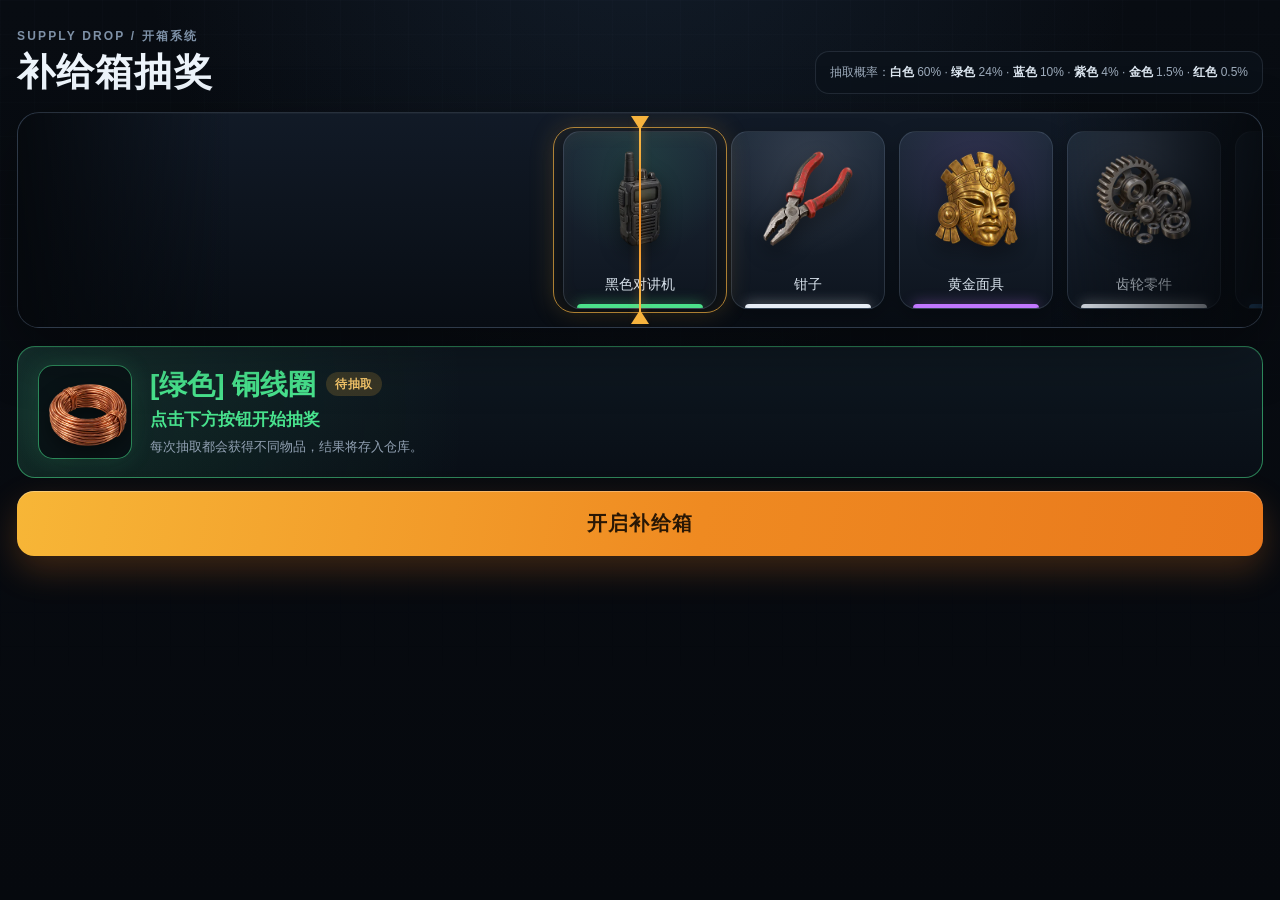
<file: data/lottery.html>
<!doctype html>
<html lang="zh-CN">
<head>
  <meta charset="utf-8">
  <meta name="viewport" content="width=device-width, initial-scale=1">
  <title>补给箱开箱抽奖</title>
  <style>
    :root {
      --bg: #070a0f;
      --panel: rgba(12, 18, 27, .94);
      --panel-2: rgba(17, 25, 36, .96);
      --line: rgba(148, 169, 192, .16);
      --text: #edf4fb;
      --muted: #91a0b2;
      --accent: #f3a62b;
      --accent-2: #ef7e20;
      --rarity-color: #e7edf5;
    }

    * { box-sizing: border-box; }

    html, body { min-height: 100%; }

    body {
      margin: 0;
      color: var(--text);
      background:
        radial-gradient(circle at 50% -15%, rgba(54, 86, 123, .24), transparent 42%),
        linear-gradient(180deg, #080c12 0%, #06090e 100%);
      font-family: Inter, "SF Pro Display", "PingFang SC", "Microsoft YaHei", sans-serif;
      overflow-x: hidden;
    }

    body::before {
      content: "";
      position: fixed;
      inset: 0;
      pointer-events: none;
      opacity: .34;
      background-image:
        linear-gradient(rgba(132, 154, 181, .07) 1px, transparent 1px),
        linear-gradient(90deg, rgba(132, 154, 181, .07) 1px, transparent 1px);
      background-size: 34px 34px;
      mask-image: linear-gradient(to bottom, #000 0%, transparent 86%);
    }

    button { font: inherit; }

    .app {
      width: min(1480px, calc(100% - 34px));
      margin: 0 auto;
      padding: 28px 0 34px;
      position: relative;
      z-index: 1;
    }

    .topbar {
      display: flex;
      align-items: flex-end;
      justify-content: space-between;
      gap: 18px;
      margin-bottom: 18px;
    }

    .eyebrow {
      margin: 0 0 7px;
      color: #7e91a7;
      font-size: 12px;
      font-weight: 700;
      letter-spacing: .18em;
      text-transform: uppercase;
    }

    h1 {
      margin: 0;
      font-size: clamp(24px, 3vw, 38px);
      line-height: 1.1;
      letter-spacing: .03em;
    }

    .odds {
      max-width: 600px;
      padding: 10px 14px;
      border: 1px solid var(--line);
      border-radius: 14px;
      background: rgba(12, 18, 27, .72);
      color: #9eacbc;
      font-size: 12px;
      line-height: 1.7;
      text-align: right;
    }

    .odds strong { color: #dfe9f3; font-weight: 700; }

    .reel-panel {
      position: relative;
      overflow: hidden;
      border: 1px solid rgba(149, 174, 202, .22);
      border-radius: 22px;
      background:
        linear-gradient(180deg, rgba(18, 27, 40, .97), rgba(8, 13, 20, .98));
      box-shadow: 0 20px 60px rgba(0, 0, 0, .36), inset 0 1px 0 rgba(255, 255, 255, .035);
    }

    .reel-panel::after {
      content: "";
      position: absolute;
      inset: 0;
      pointer-events: none;
      background:
        linear-gradient(90deg, rgba(5, 8, 12, .88), transparent 17%, transparent 83%, rgba(5, 8, 12, .88));
      z-index: 4;
    }

    .reel-viewport {
      height: 214px;
      position: relative;
      overflow: hidden;
      display: flex;
      align-items: center;
    }

    .reel-track {
      display: flex;
      align-items: center;
      gap: 14px;
      padding: 16px 0;
      will-change: transform;
      transform: translate3d(0, 0, 0);
      transition: transform var(--draw-duration, 4.7s) cubic-bezier(.1, .77, .12, 1);
    }

    .reel-card {
      --rarity-color: #e7edf5;
      flex: 0 0 154px;
      height: 178px;
      position: relative;
      display: flex;
      flex-direction: column;
      align-items: center;
      justify-content: space-between;
      padding: 17px 10px 15px;
      overflow: hidden;
      border: 1px solid rgba(155, 177, 201, .2);
      border-radius: 17px;
      background:
        linear-gradient(180deg, rgba(31, 43, 59, .96), rgba(14, 21, 31, .98));
      box-shadow: 0 8px 20px rgba(0, 0, 0, .25);
      transition: transform .32s ease, border-color .32s ease, box-shadow .32s ease, filter .32s ease;
    }

    .reel-card::before {
      content: "";
      position: absolute;
      inset: 0;
      background: radial-gradient(circle at 50% 18%, color-mix(in srgb, var(--rarity-color) 15%, transparent), transparent 57%);
      opacity: .75;
      pointer-events: none;
    }

    .reel-card::after {
      content: "";
      position: absolute;
      left: 13px;
      right: 13px;
      bottom: 0;
      height: 4px;
      border-radius: 5px 5px 0 0;
      background: var(--rarity-color);
      box-shadow: 0 0 13px color-mix(in srgb, var(--rarity-color) 68%, transparent);
    }

    .reel-card img {
      width: 100px;
      height: 100px;
      object-fit: contain;
      position: relative;
      z-index: 1;
      filter: drop-shadow(0 8px 10px rgba(0, 0, 0, .44));
    }

    .reel-card .card-name {
      position: relative;
      z-index: 1;
      max-width: 100%;
      color: #d9e3ed;
      font-size: 14px;
      line-height: 1.3;
      text-align: center;
      white-space: nowrap;
      overflow: hidden;
      text-overflow: ellipsis;
    }

    .reel-card.is-winner {
      z-index: 5;
      border-color: var(--rarity-color);
      box-shadow:
        0 0 0 2px color-mix(in srgb, var(--rarity-color) 65%, transparent),
        0 0 30px color-mix(in srgb, var(--rarity-color) 52%, transparent),
        0 14px 30px rgba(0, 0, 0, .34);
      transform: translateY(-5px) scale(1.035);
      filter: brightness(1.12);
    }

    .marker {
      position: absolute;
      top: 4px;
      bottom: 4px;
      left: 50%;
      z-index: 6;
      width: 2px;
      transform: translateX(-50%);
      pointer-events: none;
      background: linear-gradient(180deg, #f7bd49, #f28f27 50%, #f7bd49);
      box-shadow: 0 0 10px rgba(246, 163, 49, .55);
    }

    .marker::before,
    .marker::after {
      content: "";
      position: absolute;
      left: 50%;
      width: 0;
      height: 0;
      transform: translateX(-50%);
      border-left: 9px solid transparent;
      border-right: 9px solid transparent;
    }

    .marker::before {
      top: -1px;
      border-top: 14px solid #f6b33e;
    }

    .marker::after {
      bottom: -1px;
      border-bottom: 14px solid #f6b33e;
    }

    .center-halo {
      position: absolute;
      top: 14px;
      bottom: 14px;
      left: 50%;
      z-index: 3;
      width: 174px;
      transform: translateX(-50%);
      border: 1px solid rgba(244, 177, 65, .7);
      border-radius: 21px;
      pointer-events: none;
      box-shadow: 0 0 24px rgba(244, 177, 65, .17), inset 0 0 24px rgba(244, 177, 65, .08);
    }


    .result-card {
      --rarity-color: #e7edf5;
      display: flex;
      align-items: center;
      gap: 18px;
      min-height: 132px;
      margin-top: 18px;
      padding: 17px 20px;
      border: 1px solid color-mix(in srgb, var(--rarity-color) 52%, transparent);
      border-radius: 18px;
      background:
        radial-gradient(circle at 0% 50%, color-mix(in srgb, var(--rarity-color) 13%, transparent), transparent 36%),
        linear-gradient(180deg, rgba(15, 25, 34, .97), rgba(9, 15, 23, .97));
      box-shadow: inset 0 1px 0 rgba(255, 255, 255, .03);
      transition: opacity .25s ease, border-color .35s ease, transform .35s ease;
    }

    .result-card.is-rolling {
      opacity: .56;
      transform: translateY(-2px);
      filter: saturate(.75);
    }

    .result-art {
      width: 94px;
      height: 94px;
      flex: 0 0 auto;
      display: grid;
      place-items: center;
      padding: 8px;
      border: 1px solid color-mix(in srgb, var(--rarity-color) 58%, transparent);
      border-radius: 15px;
      background: rgba(7, 12, 18, .76);
      box-shadow: 0 0 24px color-mix(in srgb, var(--rarity-color) 14%, transparent);
    }

    .result-art img {
      width: 82px;
      height: 82px;
      object-fit: contain;
      filter: drop-shadow(0 7px 9px rgba(0, 0, 0, .42));
    }

    .result-copy { min-width: 0; }

    .result-title-row {
      display: flex;
      align-items: center;
      flex-wrap: wrap;
      gap: 10px;
      margin-bottom: 7px;
    }

    .result-title {
      margin: 0;
      color: var(--rarity-color);
      font-size: clamp(20px, 2.3vw, 28px);
      line-height: 1.2;
      font-weight: 800;
    }

    .badge {
      display: inline-flex;
      align-items: center;
      min-height: 24px;
      padding: 3px 9px;
      border-radius: 999px;
      background: #df4d54;
      color: #fff;
      font-size: 12px;
      font-weight: 800;
      letter-spacing: .03em;
    }

    .badge.is-owned {
      background: rgba(145, 160, 178, .18);
      color: #bdc9d7;
    }

    .badge.is-pending {
      background: rgba(244, 177, 65, .18);
      color: #f5c66a;
    }

    .result-value {
      margin: 0;
      color: var(--rarity-color);
      font-size: 17px;
      font-weight: 700;
    }

    .result-sub {
      margin: 7px 0 0;
      color: var(--muted);
      font-size: 13px;
    }


    .draw-btn {
      width: 100%;
      margin-top: 13px;
      padding: 19px 22px;
      border: 0;
      border-radius: 17px;
      color: #291705;
      background: linear-gradient(100deg, #f7b637 0%, #ef8a21 55%, #e9781c 100%);
      box-shadow: 0 14px 34px rgba(239, 126, 32, .24), inset 0 1px 0 rgba(255, 255, 255, .3);
      cursor: pointer;
      font-size: 20px;
      font-weight: 900;
      letter-spacing: .06em;
      transition: transform .2s ease, filter .2s ease, box-shadow .2s ease;
    }

    .draw-btn:hover:not(:disabled) {
      transform: translateY(-2px);
      filter: brightness(1.06);
      box-shadow: 0 18px 38px rgba(239, 126, 32, .3), inset 0 1px 0 rgba(255, 255, 255, .3);
    }

    .draw-btn:active:not(:disabled) { transform: translateY(1px); }

    .draw-btn:disabled {
      cursor: not-allowed;
      opacity: .52;
      filter: grayscale(.58);
      box-shadow: none;
    }

    .toast {
      position: fixed;
      left: 50%;
      bottom: 24px;
      z-index: 20;
      padding: 10px 16px;
      border: 1px solid rgba(244, 177, 65, .42);
      border-radius: 999px;
      background: rgba(12, 18, 27, .94);
      color: #f5c66a;
      box-shadow: 0 12px 30px rgba(0, 0, 0, .34);
      opacity: 0;
      transform: translate(-50%, 14px);
      pointer-events: none;
      transition: opacity .25s ease, transform .25s ease;
      font-size: 14px;
    }

    .toast.show {
      opacity: 1;
      transform: translate(-50%, 0);
    }

    @media (max-width: 760px) {
      .app { width: min(100% - 20px, 680px); padding-top: 18px; }
      .topbar { display: block; }
      .odds { margin-top: 13px; text-align: left; }
      .reel-viewport { height: 190px; }
      .reel-track { gap: 11px; }
      .reel-card { flex-basis: 136px; height: 164px; padding-top: 14px; }
      .reel-card img { width: 88px; height: 88px; }
      .center-halo { width: 154px; }
      .result-card { align-items: flex-start; padding: 15px; gap: 13px; }
      .result-art { width: 76px; height: 76px; }
      .result-art img { width: 66px; height: 66px; }
      .result-title { font-size: 20px; }
      .result-value { font-size: 15px; }
      .draw-btn { font-size: 17px; padding: 17px; }
    }
    @media (max-width: 520px) {
      html, body { min-height: 300px; }
      body {
        overflow: hidden;
        -webkit-font-smoothing: antialiased;
        text-rendering: geometricPrecision;
      }

      .app {
        width: 480px;
        height: 300px;
        min-height: 300px;
        margin: 0 auto;
        padding: 10px 0;
        overflow: hidden;
      }

      .topbar {
        display: flex;
        align-items: center;
        gap: 10px;
        margin-bottom: 8px;
      }

      .eyebrow {
        margin: 0 0 3px;
        font-size: 9px;
        line-height: 1;
        letter-spacing: .12em;
      }

      h1 {
        font-size: 24px;
        line-height: 1;
        white-space: nowrap;
      }

      .odds {
        flex: 1;
        min-width: 0;
        max-width: none;
        margin: 0;
        padding: 7px 9px;
        border-radius: 9px;
        font-size: 9px;
        line-height: 1.35;
        text-align: left;
      }

      .reel-panel { border-radius: 16px; }
      .reel-viewport { height: 230px; }
      .reel-track { gap: 10px; padding: 7px 0; }

      .reel-card {
        flex: 0 0 132px;
        height: 216px;
        justify-content: center;
        gap: 12px;
        padding: 14px 8px 12px;
        border-radius: 16px;
      }

      .reel-card img {
        width: 112px;
        height: 112px;
        aspect-ratio: 1 / 1;
        object-fit: contain;
      }

      .reel-card .card-name {
        font-size: 12px;
        font-weight: 700;
        line-height: 1.2;
      }

      .reel-card::after {
        left: 12px;
        right: 12px;
        height: 4px;
      }

      .center-halo {
        top: 7px;
        bottom: 7px;
        width: 132px;
        border-radius: 16px;
      }

      .reel-card.is-winner {
        transform: none;
      }

      .marker {
        top: 5px;
        bottom: 5px;
        width: 2px;
      }

      .marker::before,
      .marker::after {
        border-left-width: 10px;
        border-right-width: 10px;
      }

      .marker::before { border-top-width: 12px; }
      .marker::after { border-bottom-width: 12px; }

      .result-card,
      .draw-btn,
      .toast {
        display: none !important;
      }
    }
  </style>
</head>
<body>
  <main class="app">
    <header class="topbar">
      <div>
        <p class="eyebrow">SUPPLY DROP / 开箱系统</p>
        <h1>补给箱抽奖</h1>
      </div>
      <div class="odds" id="oddsText"></div>
    </header>

    <section class="reel-panel" aria-label="抽奖滚动区域">
      <div class="reel-viewport" id="reelViewport">
        <div class="reel-track" id="reelTrack"></div>
        <div class="center-halo" aria-hidden="true"></div>
        <div class="marker" aria-hidden="true"></div>
      </div>
    </section>

    <section class="result-card" id="resultCard" data-rarity="绿色">
      <div class="result-art">
        <img id="resultImage" alt="">
      </div>
      <div class="result-copy">
        <div class="result-title-row">
          <h2 class="result-title" id="resultTitle">等待开启</h2>
          <span class="badge is-pending" id="resultBadge">待抽取</span>
        </div>
        <p class="result-value" id="resultValue">点击下方按钮开始抽奖</p>
        <p class="result-sub" id="resultSub">每次抽取都会获得不同物品，结果将存入仓库。</p>
      </div>
    </section>


    <button class="draw-btn" id="drawBtn">开启补给箱</button>
    <div class="toast" id="toast"></div>
  </main>

  <script>
    const ITEMS = [{"item_name":"锈蚀电池","image_name":"001_rusty_battery.png","rarity":"白色","price":100},{"item_name":"报纸","image_name":"002_newspaper.png","rarity":"白色","price":60},{"item_name":"罐头","image_name":"003_tin_can.png","rarity":"白色","price":150},{"item_name":"螺母螺栓","image_name":"004_nuts_and_bolts.png","rarity":"白色","price":80},{"item_name":"手电筒","image_name":"005_flashlight.png","rarity":"白色","price":280},{"item_name":"钳子","image_name":"007_pliers.png","rarity":"白色","price":300},{"item_name":"纱布卷","image_name":"008_gauze_roll.png","rarity":"白色","price":180},{"item_name":"文件","image_name":"018_documents.png","rarity":"白色","price":120},{"item_name":"证件牌","image_name":"029_id_badge.png","rarity":"白色","price":100},{"item_name":"齿轮零件","image_name":"031_gear_parts.png","rarity":"白色","price":250},{"item_name":"急救包","image_name":"034_first_aid_kit.png","rarity":"白色","price":350},{"item_name":"医疗箱","image_name":"036_medical_case.png","rarity":"白色","price":400},{"item_name":"打火机","image_name":"006_lighter.png","rarity":"绿色","price":550},{"item_name":"铜线圈","image_name":"009_copper_coil.png","rarity":"绿色","price":700},{"item_name":"指南针","image_name":"010_compass.png","rarity":"绿色","price":800},{"item_name":"对讲机","image_name":"011_walkie_talkie.png","rarity":"绿色","price":900},{"item_name":"密码锁","image_name":"014_keypad_lock.png","rarity":"绿色","price":650},{"item_name":"设备箱","image_name":"030_equipment_case.png","rarity":"绿色","price":850},{"item_name":"弹药箱","image_name":"032_ammo_box.png","rarity":"绿色","price":750},{"item_name":"黑色对讲机","image_name":"033_black_walkie_talkie.png","rarity":"绿色","price":950},{"item_name":"能量笔","image_name":"035_energy_pen.png","rarity":"绿色","price":1000},{"item_name":"手表","image_name":"012_wristwatch.png","rarity":"蓝色","price":1800},{"item_name":"银币","image_name":"013_silver_coins.png","rarity":"蓝色","price":1200},{"item_name":"望远镜","image_name":"015_binoculars.png","rarity":"蓝色","price":1500},{"item_name":"怀表","image_name":"017_pocket_watch.png","rarity":"蓝色","price":2200},{"item_name":"青铜器","image_name":"020_bronze_vessel.png","rarity":"蓝色","price":2000},{"item_name":"卷轴画","image_name":"024_scroll_painting.png","rarity":"蓝色","price":1600},{"item_name":"匕首","image_name":"025_dagger.png","rarity":"蓝色","price":1900},{"item_name":"玉镯","image_name":"022_jade_bracelet.png","rarity":"紫色","price":4500},{"item_name":"黄金面具","image_name":"023_gold_mask.png","rarity":"紫色","price":5000},{"item_name":"玉龙摆件","image_name":"027_jade_dragon.png","rarity":"紫色","price":4800},{"item_name":"权杖","image_name":"028_scepter.png","rarity":"紫色","price":4200},{"item_name":"金色票券","image_name":"038_gold_ticket.png","rarity":"紫色","price":3500},{"item_name":"金条","image_name":"016_gold_bar.png","rarity":"金色","price":9000},{"item_name":"珍珠项链","image_name":"019_pearl_necklace.png","rarity":"金色","price":7500},{"item_name":"钻石胸针","image_name":"021_diamond_brooch.png","rarity":"金色","price":10000},{"item_name":"金币","image_name":"037_gold_coin.png","rarity":"金色","price":8000},{"item_name":"皇冠","image_name":"026_crown.png","rarity":"红色","price":15000}];
    const RARITY_WEIGHTS = {
      "白色": 60,
      "绿色": 24,
      "蓝色": 10,
      "紫色": 4,
      "金色": 1.5,
      "红色": 0.5
    };
    const RARITY_COLORS = {
      "白色": "#e7edf5",
      "绿色": "#48e28d",
      "蓝色": "#4da7ff",
      "紫色": "#c177ff",
      "金色": "#f5bd42",
      "红色": "#ff5b63"
    };
    const REPEATS = 18;

    const track = document.getElementById("reelTrack");
    const viewport = document.getElementById("reelViewport");
    const drawBtn = document.getElementById("drawBtn");
    const resultCard = document.getElementById("resultCard");
    const resultImage = document.getElementById("resultImage");
    const resultTitle = document.getElementById("resultTitle");
    const resultBadge = document.getElementById("resultBadge");
    const resultValue = document.getElementById("resultValue");
    const resultSub = document.getElementById("resultSub");
    const toast = document.getElementById("toast");

    const state = {
      currentPos: 0,
      targetPos: 0,
      lastItem: null,
      rolling: false,
      owned: new Set(),
      winnerIndex: -1,
      displayOrder: [],
      forcedResultName: null,
      drawDurationMs: 4700
    };

    function rarityStyle(rarity) {
      return `--rarity-color:${RARITY_COLORS[rarity] || RARITY_COLORS["白色"]}`;
    }

    function createCard(item) {
      const card = document.createElement("article");
      card.className = "reel-card";
      card.style.cssText = rarityStyle(item.rarity);
      card.dataset.image = item.image_name;
      card.innerHTML = `
        <img src="sprite_objects/${item.image_name}" alt="${item.item_name}">
        <div class="card-name">${item.item_name}</div>
      `;
      return card;
    }

    function shuffleItems() {
      const shuffled = ITEMS.slice();
      for (let index = shuffled.length - 1; index > 0; index -= 1) {
        const swapIndex = Math.floor(Math.random() * (index + 1));
        [shuffled[index], shuffled[swapIndex]] = [shuffled[swapIndex], shuffled[index]];
      }
      return shuffled;
    }

    function buildTrack() {
      const fragment = document.createDocumentFragment();
      for (let repeat = 0; repeat < REPEATS; repeat += 1) {
        state.displayOrder.forEach(item => fragment.appendChild(createCard(item)));
      }
      track.appendChild(fragment);
    }

    function getStep() {
      const firstCard = track.querySelector(".reel-card");
      if (!firstCard) return 168;
      const gap = parseFloat(getComputedStyle(track).columnGap || getComputedStyle(track).gap || "0") || 0;
      return firstCard.getBoundingClientRect().width + gap;
    }

    function setTrackPosition(index, animate = false) {
      const step = getStep();
      const cardWidth = track.querySelector(".reel-card").getBoundingClientRect().width;
      const offset = viewport.clientWidth / 2 - cardWidth / 2 - index * step;
      if (!animate) {
        track.style.transition = "none";
      }
      track.style.transform = `translate3d(${offset}px, 0, 0)`;
      if (!animate) {
        void track.offsetWidth;
        track.style.transition = "";
      }
    }

    function weightedRarity() {
      const entries = Object.entries(RARITY_WEIGHTS);
      const total = entries.reduce((sum, [, weight]) => sum + weight, 0);
      let cursor = Math.random() * total;
      for (const [rarity, weight] of entries) {
        cursor -= weight;
        if (cursor <= 0) return rarity;
      }
      return entries[0][0];
    }

    function pickResult(excludeName) {
      if (state.forcedResultName) {
        const forcedItem = ITEMS.find(item => item.item_name === state.forcedResultName);
        if (forcedItem) return forcedItem;
      }
      for (let attempt = 0; attempt < 40; attempt += 1) {
        const rarity = weightedRarity();
        const candidates = ITEMS.filter(item => item.rarity === rarity && item.item_name !== excludeName);
        if (candidates.length) {
          return candidates[Math.floor(Math.random() * candidates.length)];
        }
      }
      return ITEMS.find(item => item.item_name !== excludeName) || ITEMS[0];
    }

    function findTargetPosition(item, cycles) {
      const poolLength = state.displayOrder.length;
      const desiredIndex = state.displayOrder.findIndex(entry => entry.image_name === item.image_name);
      const base = state.currentPos + poolLength * cycles;
      const desiredOffset = ((desiredIndex - (base % poolLength)) + poolLength) % poolLength;
      return base + desiredOffset;
    }

    function prepareForNextSpin() {
      state.displayOrder = shuffleItems();
      track.replaceChildren();
      buildTrack();
      state.currentPos = 0;
      state.targetPos = 0;
      state.winnerIndex = -1;
      setTrackPosition(0, false);
    }


    function renderResult(item, options = {}) {
      const { badge = "待抽取", badgeClass = "is-pending", value = "点击下方按钮开始抽奖", sub = "每次抽取都会获得不同物品，结果将存入仓库。" } = options;
      resultCard.style.cssText = rarityStyle(item.rarity);
      resultCard.dataset.rarity = item.rarity;
      resultImage.src = `sprite_objects/${item.image_name}`;
      resultImage.alt = item.item_name;
      resultTitle.textContent = `[${item.rarity}] ${item.item_name}`;
      resultBadge.textContent = badge;
      resultBadge.className = `badge ${badgeClass}`;
      resultValue.textContent = value;
      resultSub.textContent = sub;
    }

    function showToast(message) {
      toast.textContent = message;
      toast.classList.add("show");
      window.clearTimeout(showToast.timer);
      showToast.timer = window.setTimeout(() => toast.classList.remove("show"), 2200);
    }

    function markWinner(index) {
      if (state.winnerIndex >= 0 && track.children[state.winnerIndex]) {
        track.children[state.winnerIndex].classList.remove("is-winner");
      }
      const card = track.children[index];
      if (card) card.classList.add("is-winner");
      state.winnerIndex = index;
    }

    function centerWinner(index) {
      const card = track.children[index];
      if (!card) return;

      const viewportRect = viewport.getBoundingClientRect();
      const cardRect = card.getBoundingClientRect();
      const delta = (
        viewportRect.left + viewportRect.width / 2
      ) - (
        cardRect.left + cardRect.width / 2
      );
      const transform = getComputedStyle(track).transform;
      const matrix = transform === "none"
        ? new DOMMatrixReadOnly()
        : new DOMMatrixReadOnly(transform);

      track.style.transition = "none";
      track.style.transform = `translate3d(${matrix.m41 + delta}px, 0, 0)`;
      void track.offsetWidth;
      track.style.transition = "";
    }

    function finishSpin(result, target) {
      state.currentPos = target;
      markWinner(target);
      centerWinner(target);

      const isNew = !state.owned.has(result.item_name);
      state.owned.add(result.item_name);
      state.lastItem = result;
      state.rolling = false;

      const priceText = `${Number(result.price).toLocaleString("en-US")} 哈夫币`;
      renderResult(result, {
        badge: isNew ? "新收藏" : "已收藏",
        badgeClass: isNew ? "" : "is-owned",
        value: `价值 ${priceText}，已存入仓库`,
        sub: isNew ? "这件物品第一次被你抽到。" : "这件物品已经在你的仓库中。"
      });

      drawBtn.disabled = false;
      drawBtn.textContent = "开启补给箱";
      showToast(isNew ? `获得新物品：${result.item_name}` : `获得：${result.item_name}`);
    }

    function startDraw() {
      if (state.rolling) return;

      prepareForNextSpin();
      const result = pickResult(state.lastItem && state.lastItem.item_name);
      const cycles = 5 + Math.floor(Math.random() * 3);
      const target = findTargetPosition(result, cycles);

      state.rolling = true;
      state.targetPos = target;
      drawBtn.disabled = true;
      drawBtn.textContent = "滚动中…";
      resultCard.classList.add("is-rolling");
      markWinner(-1);

      requestAnimationFrame(() => {
        setTrackPosition(target, true);
      });

      let finished = false;
      const finish = () => {
        if (finished) return;
        finished = true;
        finishSpin(result, target);
      };

      track.addEventListener("transitionend", event => {
        if (event.propertyName === "transform") finish();
      }, { once: true });
      window.setTimeout(finish, state.drawDurationMs + 700);
    }


    state.displayOrder = shuffleItems();
    buildTrack();
    setTrackPosition(0, false);

    const initial = ITEMS.find(item => item.image_name.includes("copper_coil")) || ITEMS[0];
    renderResult(initial);

    const oddsText = Object.entries(RARITY_WEIGHTS)
      .map(([rarity, weight]) => `<strong>${rarity}</strong> ${weight}%`)
      .join(" · ");
    document.getElementById("oddsText").innerHTML = `抽取概率：${oddsText}`;

    window.__lotteryBridge = {
      configure(itemName, durationMs) {
        state.forcedResultName = itemName || null;
        state.drawDurationMs = Math.max(1200, Number(durationMs) || 4700);
        document.documentElement.style.setProperty("--draw-duration", `${state.drawDurationMs}ms`);
      },
      start() {
        startDraw();
      },
      isRolling() {
        return state.rolling;
      }
    };

    drawBtn.addEventListener("click", startDraw);
    window.addEventListener("resize", () => {
      if (state.winnerIndex >= 0) {
        centerWinner(state.winnerIndex);
      } else {
        setTrackPosition(state.currentPos, false);
      }
    });
  </script>
</body>
</html>
</file>
